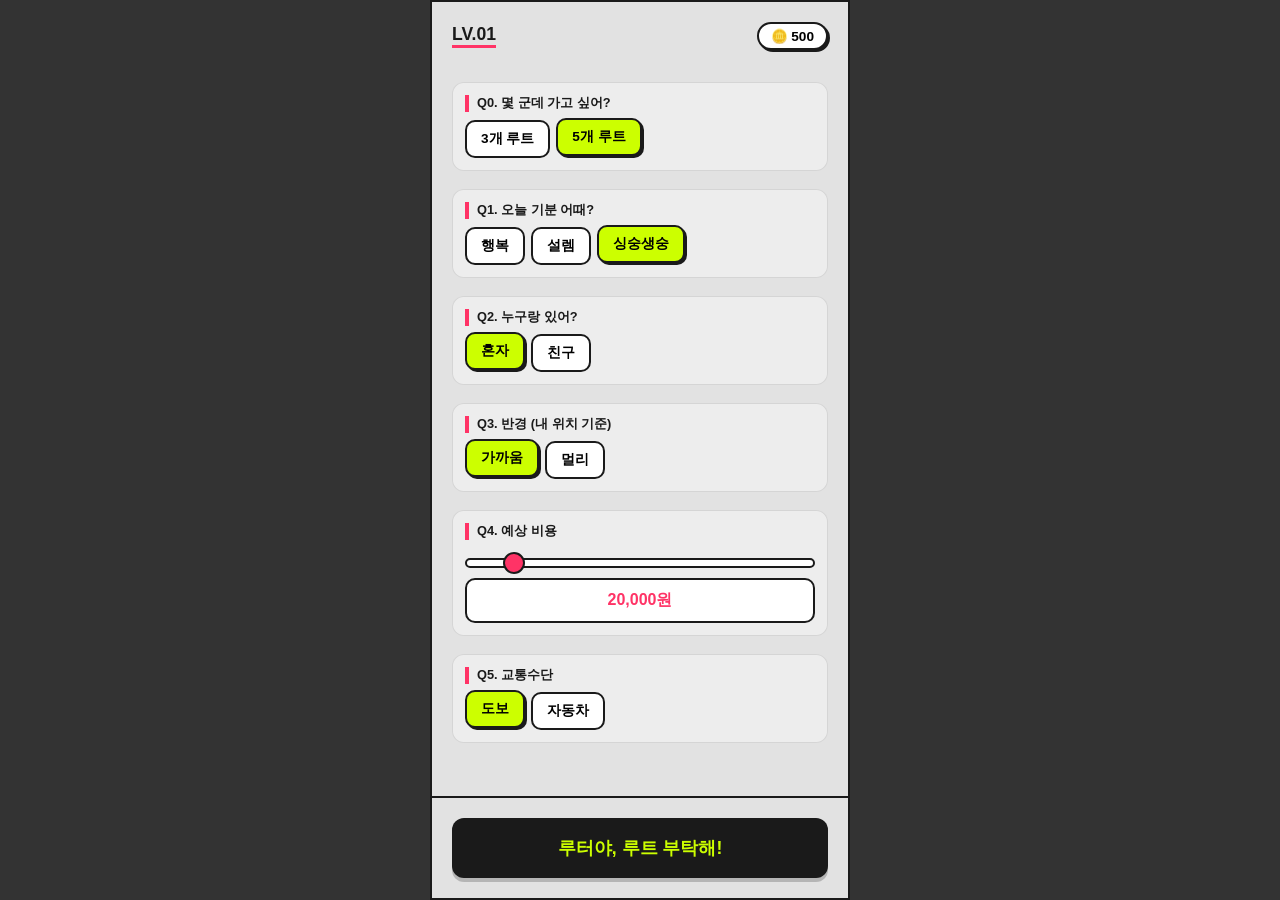
<file: 루트5/references/prototypes/legacy-html/gemini-code-1777355783753.html>
<!DOCTYPE html>
<html lang="ko">
<head>
    <meta charset="UTF-8">
    <meta name="viewport" content="width=device-width, initial-scale=1.0, maximum-scale=1.0, user-scalable=no">
    <title>ROOT - 루터</title>
    <style>
        :root {
            --bg-silver: #E2E2E2;
            --neon-pink: #FF3366;
            --acid-green: #CCFF00;
            --dark-void: #1A1A1A;
            --white: #FFFFFF;
            --gray-text: #666;
        }

        * { box-sizing: border-box; margin: 0; padding: 0; font-family: 'Pretendard', sans-serif; -webkit-tap-highlight-color: transparent; }
        body { background-color: #333; display: flex; justify-content: center; align-items: center; height: 100vh; overflow: hidden; }

        .app-container {
            width: 100%; max-width: 420px; height: 100vh;
            background-color: var(--bg-silver); position: relative;
            overflow: hidden; border: 2px solid var(--dark-void);
            display: flex; flex-direction: column;
        }

        /* 고정 상단 바 */
        .global-header {
            padding: 20px 20px 10px 20px;
            display: flex; justify-content: space-between; align-items: center;
            background: var(--bg-silver); z-index: 10;
        }
        .user-badge { font-weight: 900; font-size: 1.1rem; color: var(--dark-void); border-bottom: 3px solid var(--neon-pink); }
        .coin-box { background: var(--white); border: 2px solid var(--dark-void); padding: 4px 12px; border-radius: 20px; font-weight: 900; font-size: 0.85rem; box-shadow: 2px 2px 0px var(--dark-void); }

        .screen { position: absolute; top: 60px; left: 0; width: 100%; height: calc(100% - 60px); display: none; flex-direction: column; padding: 20px; }
        .screen.active { display: flex; }

        .scroll-section { overflow-y: auto; flex-grow: 1; padding-bottom: 150px; }

        /* 입력 그룹 */
        .input-group { margin-bottom: 18px; background: rgba(255,255,255,0.4); padding: 12px; border-radius: 12px; border: 1px solid rgba(0,0,0,0.1); }
        .input-label { font-size: 0.8rem; font-weight: 900; color: var(--dark-void); margin-bottom: 8px; display: block; border-left: 4px solid var(--neon-pink); padding-left: 8px; }
        .option-wrap { display: flex; gap: 6px; flex-wrap: wrap; }
        .opt-btn { background: var(--white); border: 2px solid var(--dark-void); padding: 8px 14px; border-radius: 10px; font-weight: 700; font-size: 0.85rem; cursor: pointer; }
        .opt-btn.active { background: var(--acid-green); transform: translateY(-2px); box-shadow: 2px 2px 0px var(--dark-void); }

        /* 비용 슬라이더 */
        .price-slider { width: 100%; height: 10px; background: white; border: 2px solid var(--dark-void); border-radius: 5px; outline: none; -webkit-appearance: none; margin: 10px 0; }
        .price-slider::-webkit-slider-thumb { -webkit-appearance: none; width: 22px; height: 22px; background: var(--neon-pink); border: 2px solid var(--dark-void); border-radius: 50%; cursor: pointer; }

        /* 카드 디자인 */
        .place-item { background: var(--white); border: 2px solid var(--dark-void); border-radius: 18px; padding: 15px; display: flex; flex-direction: column; gap: 8px; margin-bottom: 12px; position: relative; }
        .place-main { display: flex; align-items: center; gap: 10px; }
        .time-tag { background: var(--dark-void); color: white; font-size: 0.7rem; padding: 3px 8px; border-radius: 5px; font-weight: 800; }
        .place-name { font-weight: 900; font-size: 1rem; color: var(--dark-void); }
        
        .info-group { display: flex; gap: 5px; margin-top: 5px; }
        .info-btn { flex: 1; background: #f0f0f0; border: 1px solid var(--dark-void); padding: 6px; border-radius: 8px; font-size: 0.75rem; font-weight: 800; text-align: center; cursor: pointer; text-decoration: none; color: black; }

        /* 노선도 UI */
        .metro-line { width: 90%; height: 4px; background: var(--dark-void); display: flex; justify-content: space-between; align-items: center; margin: 30px auto 10px auto; position: relative; }
        .metro-station { width: 12px; height: 12px; background: var(--white); border: 3px solid var(--neon-pink); border-radius: 50%; position: relative; }
        .station-name { position: absolute; top: -22px; left: 50%; transform: translateX(-50%); font-size: 0.65rem; font-weight: 900; white-space: nowrap; }

        /* 체크리스트 */
        .check-box { width: 22px; height: 22px; border: 2px solid var(--dark-void); border-radius: 6px; flex-shrink: 0; background: white; }
        .done .place-name { text-decoration: line-through; opacity: 0.5; }
        .done .check-box { background: var(--acid-green); display: flex; align-items: center; justify-content: center; }
        .done .check-box::after { content: '✓'; font-weight: 900; }

        /* 하단 내비게이션 */
        .bottom-nav { position: absolute; bottom: 0; left: 0; width: 100%; padding: 20px; background: var(--bg-silver); border-top: 2px solid var(--dark-void); display: flex; flex-direction: column; gap: 10px; align-items: center; z-index: 10; }
        .main-btn { background: var(--dark-void); color: var(--acid-green); border: none; padding: 18px; width: 100%; border-radius: 12px; font-size: 1.1rem; font-weight: 900; cursor: pointer; box-shadow: 0 4px 0px rgba(0,0,0,0.2); }
        .pass-btn { background: none; border: none; text-decoration: underline; font-weight: 900; font-size: 0.9rem; color: var(--gray-text); cursor: pointer; }

        /* 레벨업 팝업 */
        .lv-popup { position: absolute; top: 50%; left: 50%; transform: translate(-50%, -50%) scale(0); background: var(--acid-green); border: 4px solid var(--dark-void); padding: 30px; border-radius: 30px; z-index: 1000; text-align: center; transition: 0.5s cubic-bezier(0.175, 0.885, 0.32, 1.275); }
        .lv-popup.active { transform: translate(-50%, -50%) scale(1); }
    </style>
</head>
<body>

    <div class="app-container">
        <div id="lv-up-card" class="lv-popup">
            <h1 style="font-size: 3rem;">🏅</h1>
            <h2 style="font-weight: 900; margin: 10px 0;">LEVEL UP!</h2>
            <p style="font-weight: 800;">성실한 루터군요!<br>경험치가 상승했습니다.</p>
            <button class="main-btn" style="margin-top:20px; padding:10px;" onclick="closeLvUp()">확인</button>
        </div>

        <div class="global-header">
            <div id="user-lv" class="user-badge">LV.01</div>
            <div class="coin-box" id="coin-display">🪙 500</div>
        </div>

        <div id="screen-home" class="screen active">
            <div class="scroll-section">
                <div class="input-group">
                    <span class="input-label">Q0. 몇 군데 가고 싶어?</span>
                    <div class="option-wrap">
                        <button class="opt-btn" onclick="setCount(3, this)">3개 루트</button>
                        <button class="opt-btn active" onclick="setCount(5, this)">5개 루트</button>
                    </div>
                </div>
                <div class="input-group">
                    <span class="input-label">Q1. 오늘 기분 어때?</span>
                    <div class="option-wrap">
                        <button class="opt-btn" onclick="setVal(this)">행복</button>
                        <button class="opt-btn" onclick="setVal(this)">설렘</button>
                        <button class="opt-btn active" onclick="setVal(this)">싱숭생숭</button>
                    </div>
                </div>
                <div class="input-group">
                    <span class="input-label">Q2. 누구랑 있어?</span>
                    <div class="option-wrap">
                        <button class="opt-btn active" onclick="setVal(this)">혼자</button>
                        <button class="opt-btn" onclick="setVal(this)">친구</button>
                    </div>
                </div>
                <div class="input-group">
                    <span class="input-label">Q3. 반경 (내 위치 기준)</span>
                    <div class="option-wrap">
                        <button class="opt-btn active" onclick="setVal(this)">가까움</button>
                        <button class="opt-btn" onclick="setVal(this)">멀리</button>
                    </div>
                </div>
                <div class="input-group">
                    <span class="input-label">Q4. 예상 비용</span>
                    <input type="range" class="price-slider" min="10000" max="100000" step="5000" value="20000" oninput="changePrice(this.value)">
                    <div id="price-txt" style="background:white; padding:10px; border-radius:10px; border:2px solid var(--dark-void); font-weight:900; color:var(--neon-pink); text-align:center;">
                        20,000원
                    </div>
                </div>
                <div class="input-group">
                    <span class="input-label">Q5. 교통수단</span>
                    <div class="option-wrap">
                        <button class="opt-btn active" onclick="setVal(this)">도보</button>
                        <button class="opt-btn" onclick="setVal(this)">자동차</button>
                    </div>
                </div>
            </div>
            <div class="bottom-nav"><button class="main-btn" onclick="startRoute()">루터야, 루트 부탁해!</button></div>
        </div>

        <div id="screen-result" class="screen">
            <div style="display:flex; flex-direction:column; align-items:center; margin-bottom:15px;">
                <div id="step-badge" style="background:var(--acid-green); padding:5px 18px; border-radius:20px; border:2px solid var(--dark-void); font-weight:900; margin-bottom:10px;">1 / 5</div>
                <h2 id="res-title" style="text-align:center; font-size:1rem; width:100%; background:white; padding:12px; border:2px solid var(--dark-void); border-radius:10px; font-weight:900;"></h2>
            </div>
            <div class="scroll-section">
                <div id="places-container"></div>
                <div class="metro-line" id="metro-ui"></div>
            </div>
            <div class="bottom-nav">
                <button class="pass-btn" onclick="nextCourse()">이 계획은 패스할래 ➔</button>
                <button class="main-btn" onclick="confirmRoute()">이 루트로 시작하기!</button>
                <button class="pass-btn" style="text-decoration:none;" onclick="showScreen('home')">처음으로 돌아가기</button>
            </div>
        </div>

        <div id="screen-myplan" class="screen">
            <div style="display:flex; justify-content:space-between; align-items:center; margin-bottom:15px;">
                <div style="font-weight:900; font-size:1.2rem;">MY PLAN ✅</div>
                <div id="progress-text" style="font-weight:900; color:var(--neon-pink);">0%</div>
            </div>
            <div class="scroll-section">
                <div id="my-plan-list"></div>
                <button class="opt-btn" style="width:100%; border-style:dashed; margin-top:15px;" onclick="showScreen('home')">+ 새로운 루트 만들기</button>
            </div>
            <div class="bottom-nav"><button class="main-btn" onclick="finishDay()">오늘 하루 마무리</button></div>
        </div>
    </div>

    <script>
        let currentIdx = 0;
        let selectedCount = 5;
        let myConfirmedPlan = [];
        let userLv = 1;
        let userCoin = 500;

        const allCourseSets = [
            { title: "약수 감성 아카이브", spots: ["릴리브", "하늘이네", "장충단공원", "리사르", "금돼지식당"], desc: "예술적 영감을 주는 코스" },
            { title: "성수 미디어 투어", spots: ["무신사테라스", "성수감자탕", "서울숲", "대림창고", "먼치스"], desc: "힙한 감성의 미디어 코스" },
            { title: "서촌 기록 투어", spots: ["그라운드시소", "영화루", "수성동계곡", "대충유원지", "계단집"], desc: "고즈넉한 골목 기록 코스" }
        ];

        function changePrice(v) {
            document.getElementById('price-txt').innerText = Number(v).toLocaleString() + "원";
        }

        function setVal(btn) {
            btn.parentElement.querySelectorAll('.opt-btn').forEach(b => b.classList.remove('active'));
            btn.classList.add('active');
        }

        function setCount(n, btn) {
            selectedCount = n;
            setVal(btn);
        }

        function showScreen(id) {
            document.querySelectorAll('.screen').forEach(s => s.classList.remove('active'));
            document.getElementById('screen-' + id).classList.add('active');
        }

        function startRoute() {
            showScreen('result');
            renderResult();
        }

        // 지도 및 리뷰 연결 함수
        function openMap(name) { window.open(`https://m.map.naver.com/search2/search.naver?query=${encodeURIComponent(name)}`, '_blank'); }
        function openReview(name) { window.open(`https://m.search.naver.com/search.naver?query=${encodeURIComponent(name + ' 리뷰')}`, '_blank'); }

        function renderResult() {
            const course = allCourseSets[currentIdx];
            const activeSpots = course.spots.slice(0, selectedCount);
            document.getElementById('res-title').innerText = course.title;
            document.getElementById('step-badge').innerText = `${currentIdx + 1} / 5`;
            
            let html = '';
            let metro = '';
            activeSpots.forEach((s, i) => {
                html += `
                <div class="place-item">
                    <div class="place-main">
                        <div class="time-tag">${12+i}:00</div>
                        <div class="place-name">${s}</div>
                    </div>
                    <div class="info-group">
                        <div class="info-btn" onclick="openMap('${s}')">📍 위치</div>
                        <div class="info-btn" onclick="openReview('${s}')">⭐ 리뷰</div>
                    </div>
                </div>`;
                metro += `<div class="metro-station"><div class="station-name">${s.slice(0,2)}</div></div>`;
            });
            document.getElementById('places-container').innerHTML = html;
            document.getElementById('metro-ui').innerHTML = metro;
        }

        function nextCourse() {
            currentIdx = (currentIdx + 1) % allCourseSets.length;
            renderResult();
        }

        function confirmRoute() {
            const course = allCourseSets[currentIdx];
            myConfirmedPlan = course.spots.slice(0, selectedCount).map(s => ({name: s, done: false}));
            renderMyPlan();
            showScreen('myplan');
        }

        function renderMyPlan() {
            let html = '';
            myConfirmedPlan.forEach((item, i) => {
                html += `
                <div class="place-item ${item.done ? 'done' : ''}" onclick="toggleDone(${i})" style="flex-direction:row; align-items:center; gap:15px; cursor:pointer;">
                    <div class="check-box"></div>
                    <div class="place-name" style="font-size:1.1rem;">${item.name}</div>
                </div>`;
            });
            document.getElementById('my-plan-list').innerHTML = html;
            updateProgress();
        }

        function toggleDone(i) {
            myConfirmedPlan[i].done = !myConfirmedPlan[i].done;
            renderMyPlan();
        }

        function updateProgress() {
            const doneCount = myConfirmedPlan.filter(p => p.done).length;
            const percent = myConfirmedPlan.length > 0 ? Math.round((doneCount / myConfirmedPlan.length) * 100) : 0;
            document.getElementById('progress-text').innerText = percent + "%";
        }

        function finishDay() {
            const isComplete = myConfirmedPlan.length > 0 && myConfirmedPlan.every(p => p.done);
            if (isComplete) {
                userLv++;
                userCoin += 200;
                // 상단 레벨 즉시 업데이트
                document.getElementById('user-lv').innerText = "LV." + String(userLv).padStart(2, '0');
                document.getElementById('coin-display').innerText = "🪙 " + userCoin;
                document.getElementById('lv-up-card').classList.add('active');
            } else {
                alert("아직 완료하지 않은 루트가 있습니다!");
            }
        }

        function closeLvUp() {
            document.getElementById('lv-up-card').classList.remove('active');
            showScreen('home');
        }
    </script>
</body>
</html>
</file>
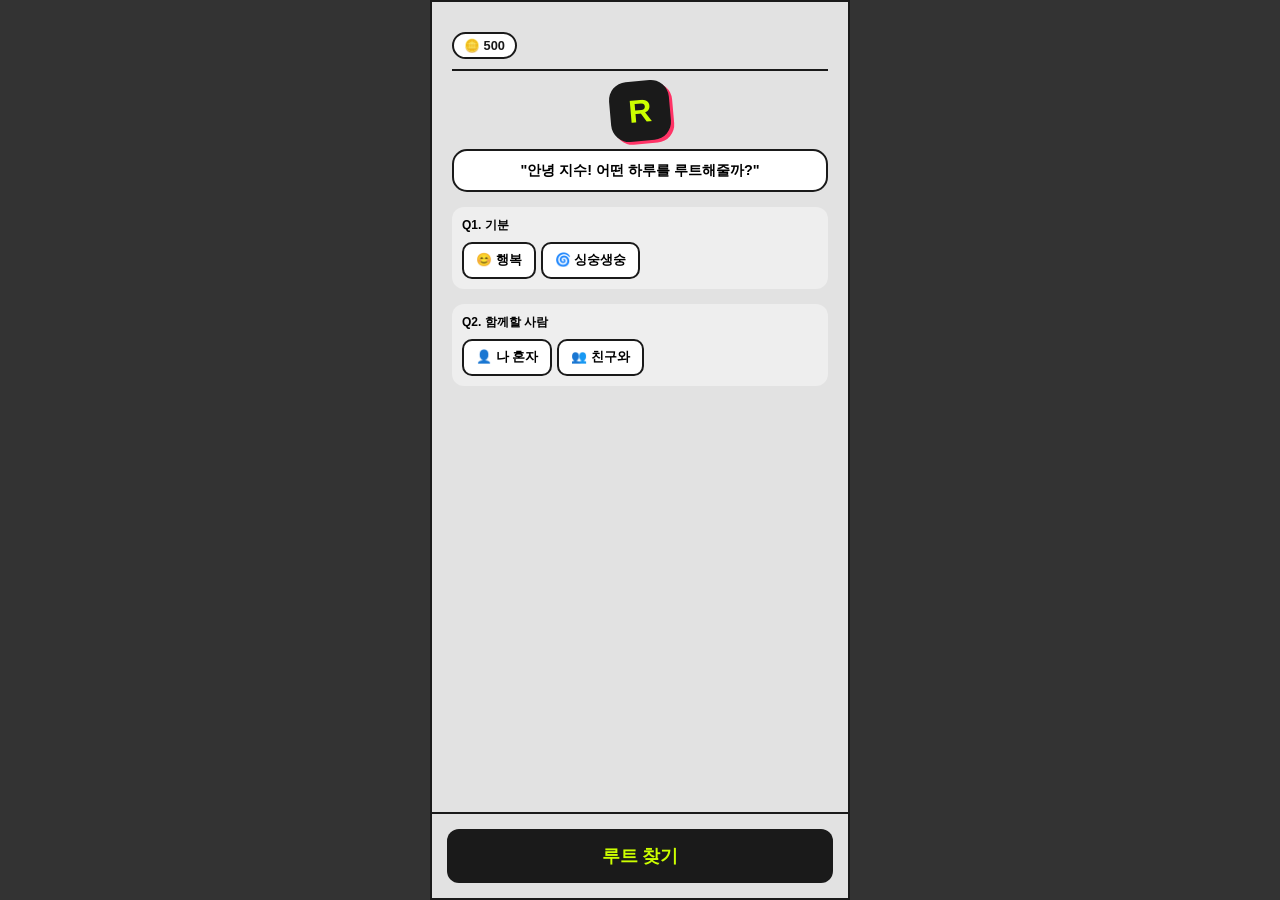
<file: 루트5/references/prototypes/legacy-html/gemini-code-1777356069985.html>
<!DOCTYPE html>
<html lang="ko">
<head>
    <meta charset="UTF-8">
    <meta name="viewport" content="width=device-width, initial-scale=1.0, maximum-scale=1.0, user-scalable=no">
    <title>ROOT - 루터</title>
    <style>
        :root {
            --bg-silver: #E2E2E2;
            --neon-pink: #FF3366;
            --acid-green: #CCFF00;
            --dark-void: #1A1A1A;
            --white: #FFFFFF;
            --gray-text: #666;
        }

        * { box-sizing: border-box; margin: 0; padding: 0; font-family: 'Pretendard', sans-serif; -webkit-tap-highlight-color: transparent; }
        body { background-color: #333; display: flex; justify-content: center; align-items: center; height: 100vh; overflow: hidden; }

        .app-container {
            width: 100%; max-width: 420px; height: 100vh;
            background-color: var(--bg-silver); position: relative;
            overflow: hidden; border: 2px solid var(--dark-void);
            display: flex; flex-direction: column;
        }

        .screen { position: absolute; top: 0; left: 0; width: 100%; height: 100%; display: none; flex-direction: column; padding: 20px; transition: 0.3s; }
        .screen.active { display: flex; }

        /* 상단 바 (코인 표시) */
        .top-bar { display: flex; justify-content: space-between; align-items: center; padding: 10px 0; border-bottom: 2px solid var(--dark-void); margin-bottom: 10px; }
        .coin-status { font-weight: 900; color: var(--dark-void); background: var(--white); padding: 4px 10px; border-radius: 20px; border: 2px solid var(--dark-void); font-size: 0.8rem; }

        /* 루터 캐릭터 */
        .luther-section { text-align: center; margin-bottom: 15px; flex-shrink: 0; }
        .luther-char {
            width: 60px; height: 60px; background: var(--dark-void); color: var(--acid-green);
            border-radius: 18px; display: inline-flex; justify-content: center; align-items: center;
            font-size: 2rem; font-weight: 900; transform: rotate(-5deg);
            box-shadow: 3px 3px 0px var(--neon-pink); margin-bottom: 8px;
        }
        .bubble { background: var(--white); border: 2px solid var(--dark-void); padding: 10px; border-radius: 15px; font-weight: 800; font-size: 0.9rem; }

        /* 스크롤 구역 */
        .scroll-area { overflow-y: auto; flex-grow: 1; padding-bottom: 80px; }

        /* 입력 폼 */
        .input-group { margin-bottom: 15px; background: rgba(255,255,255,0.4); padding: 10px; border-radius: 12px; }
        .input-label { font-size: 0.75rem; font-weight: 900; margin-bottom: 8px; display: block; }
        .option-wrap { display: flex; gap: 5px; flex-wrap: wrap; }
        .opt-btn { background: var(--white); border: 2px solid var(--dark-void); padding: 8px 12px; border-radius: 10px; font-weight: 700; font-size: 0.8rem; cursor: pointer; }
        .opt-btn.active { background: var(--acid-green); box-shadow: 2px 2px 0px var(--dark-void); }

        /* 결과/진행 화면 카드 */
        .course-title { font-size: 1.1rem; font-weight: 900; margin-bottom: 15px; text-align: center; background: var(--acid-green); padding: 10px; border: 2px solid var(--dark-void); border-radius: 10px; }
        .place-item {
            background: var(--white); border: 2px solid var(--dark-void);
            border-radius: 15px; padding: 15px; display: flex; flex-direction: column; gap: 5px;
            margin-bottom: 12px; position: relative; transition: 0.3s;
        }
        .place-item.checked { opacity: 0.5; background: #ddd; text-decoration: line-through; }

        .item-row { display: flex; align-items: center; gap: 10px; }
        .time-tag { background: var(--dark-void); color: white; font-size: 0.65rem; padding: 3px 6px; border-radius: 4px; font-weight: 800; }
        .place-name { font-weight: 900; font-size: 0.95rem; }

        /* 히든 스페이스 버튼 */
        .hidden-space-btn {
            position: absolute; right: 10px; top: 10px;
            background: var(--neon-pink); color: white; border: none;
            padding: 4px 8px; border-radius: 8px; font-size: 0.65rem; font-weight: 900;
            cursor: pointer; box-shadow: 2px 2px 0px var(--dark-void);
        }

        /* 하단 네비 */
        .bottom-nav { position: absolute; bottom: 0; left: 0; width: 100%; padding: 15px; background: var(--bg-silver); border-top: 2px solid var(--dark-void); }
        .main-btn { background: var(--dark-void); color: var(--acid-green); border: none; padding: 15px; width: 100%; border-radius: 12px; font-size: 1.1rem; font-weight: 900; cursor: pointer; }

        /* 체크박스 스타일 */
        .chk-box { width: 20px; height: 20px; cursor: pointer; accent-color: var(--dark-void); }

        /* 진행도 표시 */
        .progress-bar { width: 100%; height: 10px; background: #ccc; border-radius: 5px; margin-top: 5px; overflow: hidden; }
        .progress-fill { height: 100%; background: var(--neon-pink); width: 0%; transition: 0.5s; }
    </style>
</head>
<body>

    <div class="app-container">
        <div id="screen-home" class="screen active">
            <div class="top-bar">
                <div class="coin-status">🪙 <span id="user-coin">500</span></div>
            </div>
            <div class="luther-section">
                <div class="luther-char">R</div>
                <div class="bubble">"안녕 지수! 어떤 하루를 루트해줄까?"</div>
            </div>
            <div class="scroll-area">
                <div class="input-group">
                    <span class="input-label">Q1. 기분</span>
                    <div class="option-wrap">
                        <button class="opt-btn" onclick="setVal(this, 'mood', '행복')">😊 행복</button>
                        <button class="opt-btn" onclick="setVal(this, 'mood', '싱숭생숭')">🌀 싱숭생숭</button>
                    </div>
                </div>
                <div class="input-group">
                    <span class="input-label">Q2. 함께할 사람</span>
                    <div class="option-wrap">
                        <button class="opt-btn" onclick="setVal(this, 'who', '나 혼자')">👤 나 혼자</button>
                        <button class="opt-btn" onclick="setVal(this, 'who', '친구와')">👥 친구와</button>
                    </div>
                </div>
            </div>
            <div class="bottom-nav">
                <button class="main-btn" onclick="startSearch()">루트 찾기</button>
            </div>
        </div>

        <div id="screen-result" class="screen">
            <div class="top-bar">
                <div class="coin-status">🪙 <span class="coin-val">500</span></div>
                <div style="font-weight:900; font-size:0.8rem;" id="step-info">1 / 5</div>
            </div>
            <div id="res-title" class="course-title"></div>
            <div id="result-list" class="scroll-area"></div>
            <div class="bottom-nav" style="display:flex; gap:10px;">
                <button class="main-btn" style="flex:1; background:#666;" onclick="nextCourse()">패스</button>
                <button class="main-btn" style="flex:2;" onclick="selectThisCourse()">이 루트로 시작!</button>
            </div>
        </div>

        <div id="screen-doing" class="screen">
            <div class="top-bar">
                <div class="coin-status">🪙 <span class="coin-val">500</span></div>
                <div style="font-weight:900; font-size:0.8rem; color:var(--neon-pink)">LIVE 진행중</div>
            </div>
            <div id="doing-title" class="course-title" style="background:var(--dark-void); color:white;"></div>
            <div class="progress-bar"><div id="p-fill" class="progress-fill"></div></div>
            <div id="doing-list" class="scroll-area" style="margin-top:15px;"></div>
            <div class="bottom-nav">
                <button class="main-btn" style="background:var(--neon-pink); color:white;" onclick="location.reload()">오늘의 루트 완료!</button>
            </div>
        </div>
    </div>

    <script>
        let userCoin = 500;
        let config = { mood: '', who: '' };
        let currentIdx = 0;
        let selectedCourse = null;

        const allCourseSets = [
            {
                title: "1 ROOT: 약수 감성 산책",
                items: [
                    { time: "12:00", name: "약수동 갤러리", detail: "MZ 작가 전시", loc: "중구 다산로" },
                    { time: "14:00", name: "금돼지식당", detail: "로컬 맛집 점심", loc: "신당동" },
                    { time: "15:30", name: "장충단공원", detail: "가벼운 산책", loc: "장충동" },
                    { time: "17:00", name: "커피바", detail: "필터 커피 한 잔", loc: "약수역 인근" },
                    { time: "19:00", name: "독립서점", detail: "기록 남기기", loc: "청구동" }
                ]
            },
            {
                title: "2 ROOT: 성수 힙 투어",
                items: [
                    { time: "11:00", name: "포인트오브뷰", detail: "문구 쇼핑", loc: "성수동" },
                    { time: "13:00", name: "우동 가조쿠", detail: "깔끔한 면 요리", loc: "성수역" },
                    { time: "15:00", name: "서울숲", detail: "피크닉 & 사색", loc: "서울숲" },
                    { time: "17:00", name: "대림창고", detail: "거대 전시 카페", loc: "성수동2가" },
                    { time: "19:00", name: "심야식당", detail: "혼술하기 좋은 곳", loc: "건대 입구" }
                ]
            }
            // ... 나머지 데이터 동일 구성
        ];

        function setVal(btn, key, val) {
            btn.parentElement.querySelectorAll('.opt-btn').forEach(b => b.classList.remove('active'));
            btn.classList.add('active');
            config[key] = val;
        }

        function updateCoinDisplay() {
            document.querySelectorAll('.coin-val').forEach(el => el.innerText = userCoin);
            document.getElementById('user-coin').innerText = userCoin;
        }

        function startSearch() {
            document.getElementById('screen-home').classList.remove('active');
            document.getElementById('screen-result').classList.add('active');
            renderResult();
        }

        function renderResult() {
            const course = allCourseSets[currentIdx];
            document.getElementById('res-title').innerText = course.title;
            document.getElementById('step-info').innerText = `${currentIdx + 1} / 5`;
            let html = '';
            course.items.forEach(item => {
                html += `<div class="place-item">
                    <div class="item-row"><span class="time-tag">${item.time}</span><span class="place-name">${item.name}</span></div>
                    <div style="font-size:0.75rem; color:var(--gray-text);">${item.detail} | 📍 ${item.loc}</div>
                </div>`;
            });
            document.getElementById('result-list').innerHTML = html;
        }

        function nextCourse() {
            currentIdx = (currentIdx + 1) % allCourseSets.length;
            renderResult();
        }

        function selectThisCourse() {
            selectedCourse = JSON.parse(JSON.stringify(allCourseSets[currentIdx])); // 복사
            document.getElementById('screen-result').classList.remove('active');
            document.getElementById('screen-doing').classList.add('active');
            document.getElementById('doing-title').innerText = selectedCourse.title;
            renderDoing();
        }

        function renderDoing() {
            let html = '';
            selectedCourse.items.forEach((item, i) => {
                const isChecked = item.checked ? 'checked' : '';
                html += `<div class="place-item ${isChecked}">
                    <button class="hidden-space-btn" onclick="changePlace(${i})">🔄 히든 스페이스 (-100)</button>
                    <div class="item-row">
                        <input type="checkbox" class="chk-box" ${item.checked ? 'checked' : ''} onchange="toggleCheck(${i})">
                        <span class="time-tag">${item.time}</span>
                        <span class="place-name">${item.name}</span>
                    </div>
                    <div style="font-size:0.75rem; color:var(--gray-text);">${item.detail} | 📍 ${item.loc}</div>
                </div>`;
            });
            document.getElementById('doing-list').innerHTML = html;
            updateProgress();
        }

        function toggleCheck(idx) {
            selectedCourse.items[idx].checked = !selectedCourse.items[idx].checked;
            renderDoing();
        }

        function updateProgress() {
            const total = selectedCourse.items.length;
            const done = selectedCourse.items.filter(item => item.checked).length;
            document.getElementById('p-fill').style.width = (done / total * 100) + '%';
        }

        function changePlace(idx) {
            if (userCoin < 100) {
                alert("코인이 부족합니다!");
                return;
            }
            if (confirm("100코인을 사용하여 이 장소를 변경하시겠습니까?")) {
                userCoin -= 100;
                updateCoinDisplay();
                // 임의의 새 장소로 변경 (예시 데이터)
                const newPlaces = [
                    { name: "비밀의 숲 카페", detail: "새로운 영감 장소", loc: "비공개 위치" },
                    { name: "히든 갤러리", detail: "예상치 못한 발견", loc: "골목 어딘가" },
                    { name: "나만 아는 맛집", detail: "히든 메뉴 추천", loc: "비밀 위치" }
                ];
                const rand = newPlaces[Math.floor(Math.random() * newPlaces.length)];
                selectedCourse.items[idx].name = "🎁 " + rand.name;
                selectedCourse.items[idx].detail = rand.detail;
                selectedCourse.items[idx].loc = rand.loc;
                renderDoing();
            }
        }
    </script>
</body>
</html>
</file>
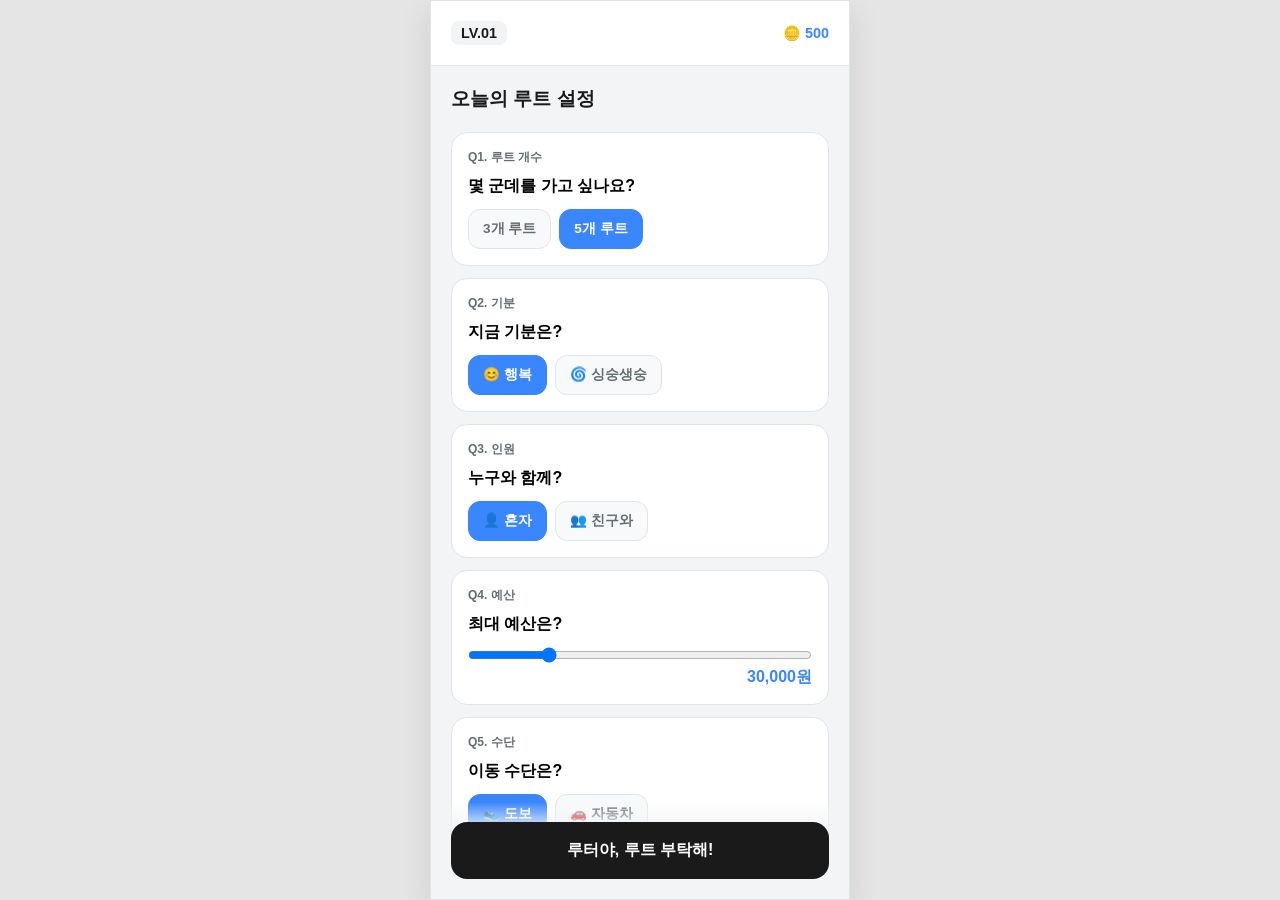
<file: 루트5/references/prototypes/legacy-html/gemini-code-1777357336223.html>
<!DOCTYPE html>
<html lang="ko">
<head>
    <meta charset="UTF-8">
    <meta name="viewport" content="width=device-width, initial-scale=1.0, maximum-scale=1.0, user-scalable=no">
    <title>ROOT - 루터</title>
    <style>
        :root {
            --bg-silver: #F2F4F6;
            --primary-blue: #3A86FF;
            --dark-void: #1A1A1A;
            --white: #FFFFFF;
            --gray-text: #636E72;
            --border: #DFE6E9;
        }

        * { box-sizing: border-box; margin: 0; padding: 0; font-family: 'Pretendard', sans-serif; -webkit-tap-highlight-color: transparent; }
        body { background-color: #E5E5E5; display: flex; justify-content: center; align-items: center; height: 100vh; overflow: hidden; }

        .app-container {
            width: 100%; max-width: 420px; height: 100vh;
            background-color: var(--bg-silver); position: relative;
            overflow: hidden; border: 1px solid var(--border);
            display: flex; flex-direction: column; box-shadow: 0 10px 30px rgba(0,0,0,0.1);
        }

        /* 고정 상단 바 */
        .global-header {
            padding: 20px; display: flex; justify-content: space-between; align-items: center;
            background: var(--white); border-bottom: 1px solid var(--border); z-index: 10;
        }
        .user-badge { font-weight: 800; font-size: 0.9rem; color: var(--dark-void); background: #F1F3F5; padding: 4px 10px; border-radius: 8px; }
        .coin-box { font-weight: 800; font-size: 0.9rem; color: var(--primary-blue); }

        .screen { position: absolute; top: 65px; left: 0; width: 100%; height: calc(100% - 65px); display: none; flex-direction: column; padding: 20px; }
        .screen.active { display: flex; }

        .scroll-section { overflow-y: auto; flex-grow: 1; padding-bottom: 120px; }
        .section-title { font-size: 1.2rem; font-weight: 800; margin-bottom: 20px; color: var(--dark-void); }

        /* 질문 카드 */
        .input-card { background: var(--white); padding: 16px; border-radius: 16px; margin-bottom: 12px; border: 1px solid var(--border); }
        .input-label { font-size: 0.75rem; font-weight: 800; color: var(--gray-text); margin-bottom: 10px; display: block; }
        .q-text { font-size: 1rem; font-weight: 700; margin-bottom: 12px; display: block; }
        
        .option-wrap { display: flex; gap: 8px; flex-wrap: wrap; }
        .opt-btn { background: #F8F9FA; border: 1px solid var(--border); padding: 10px 14px; border-radius: 12px; font-weight: 600; font-size: 0.85rem; cursor: pointer; color: var(--gray-text); transition: 0.2s; }
        .opt-btn.active { background: var(--primary-blue); color: white; border-color: var(--primary-blue); }

        /* 장소 카드 */
        .place-item { background: var(--white); border-radius: 18px; padding: 18px; margin-bottom: 12px; border: 1px solid var(--border); }
        .place-header { display: flex; align-items: center; gap: 10px; margin-bottom: 12px; }
        .time-tag { background: var(--dark-void); color: white; font-size: 0.7rem; padding: 3px 8px; border-radius: 6px; font-weight: 700; }
        .place-name { font-weight: 800; font-size: 1.05rem; color: var(--dark-void); }
        
        .info-btn-group { display: flex; gap: 8px; }
        .info-btn { flex: 1; background: #F8F9FA; border: 1px solid var(--border); padding: 10px; border-radius: 10px; font-size: 0.8rem; font-weight: 700; text-align: center; cursor: pointer; color: var(--dark-void); }

        /* 노선도 UI */
        .metro-line { width: 90%; height: 3px; background: var(--dark-void); display: flex; justify-content: space-between; align-items: center; margin: 40px auto 20px auto; position: relative; }
        .metro-station { width: 12px; height: 12px; background: white; border: 3px solid var(--primary-blue); border-radius: 50%; position: relative; }
        .station-name { position: absolute; top: -25px; left: 50%; transform: translateX(-50%); font-size: 0.7rem; font-weight: 800; white-space: nowrap; color: var(--dark-void); }

        /* 체크리스트 */
        .check-box { width: 22px; height: 22px; border: 2px solid var(--border); border-radius: 50%; flex-shrink: 0; background: white; transition: 0.2s; }
        .done .check-box { background: var(--primary-blue); border-color: var(--primary-blue); position: relative; }
        .done .check-box::after { content: '✓'; color: white; font-size: 14px; font-weight: 900; position: absolute; left: 50%; top: 50%; transform: translate(-50%, -50%); }
        .done .place-name { text-decoration: line-through; color: var(--gray-text); }

        .bottom-nav { position: absolute; bottom: 0; left: 0; width: 100%; padding: 20px; background: linear-gradient(transparent, var(--bg-silver) 30%); z-index: 10; }
        .main-btn { background: var(--dark-void); color: white; border: none; padding: 18px; width: 100%; border-radius: 16px; font-size: 1rem; font-weight: 800; cursor: pointer; }

        /* 레벨업 팝업 */
        .lv-popup { position: absolute; top: 0; left: 0; width: 100%; height: 100%; background: rgba(0,0,0,0.8); z-index: 1000; display: none; justify-content: center; align-items: center; }
        .lv-popup.active { display: flex; }
        .lv-card { background: var(--white); width: 80%; padding: 40px 20px; border-radius: 30px; text-align: center; border: 4px solid var(--primary-blue); }
    </style>
</head>
<body>

    <div class="app-container">
        <div id="lv-popup" class="lv-popup">
            <div class="lv-card">
                <h1 style="font-size: 3rem; margin-bottom: 10px;">🏅</h1>
                <h2 style="font-weight: 900; color: var(--dark-void); margin-bottom: 10px;">LEVEL UP!</h2>
                <p style="font-weight: 600; color: var(--gray-text); line-height: 1.5;">성실한 루터군요!<br>경험치가 상승했습니다.</p>
                <button class="main-btn" style="margin-top:25px; padding: 12px;" onclick="closeLvUp()">확인</button>
            </div>
        </div>

        <header class="global-header">
            <div id="user-lv" class="user-badge">LV.01</div>
            <div class="coin-box" id="coin-display">🪙 500</div>
        </header>

        <div id="screen-home" class="screen active">
            <h2 class="section-title">오늘의 루트 설정</h2>
            <div class="scroll-section">
                <div class="input-card">
                    <span class="input-label">Q1. 루트 개수</span><span class="q-text">몇 군데를 가고 싶나요?</span>
                    <div class="option-wrap">
                        <button class="opt-btn" onclick="setRouteCount(3, this)">3개 루트</button>
                        <button class="opt-btn active" onclick="setRouteCount(5, this)">5개 루트</button>
                    </div>
                </div>
                <div class="input-card">
                    <span class="input-label">Q2. 기분</span><span class="q-text">지금 기분은?</span>
                    <div class="option-wrap">
                        <button class="opt-btn active" onclick="setVal(this)">😊 행복</button>
                        <button class="opt-btn" onclick="setVal(this)">🌀 싱숭생숭</button>
                    </div>
                </div>
                <div class="input-card">
                    <span class="input-label">Q3. 인원</span><span class="q-text">누구와 함께?</span>
                    <div class="option-wrap">
                        <button class="opt-btn active" onclick="setVal(this)">👤 혼자</button>
                        <button class="opt-btn" onclick="setVal(this)">👥 친구와</button>
                    </div>
                </div>
                <div class="input-card">
                    <span class="input-label">Q4. 예산</span><span class="q-text">최대 예산은?</span>
                    <input type="range" class="price-slider" style="width:100%" min="10000" max="100000" step="5000" value="30000" oninput="document.getElementById('price-txt').innerText = Number(this.value).toLocaleString()+'원'">
                    <div id="price-txt" style="font-weight:800; color:var(--primary-blue); text-align:right;">30,000원</div>
                </div>
                <div class="input-card">
                    <span class="input-label">Q5. 수단</span><span class="q-text">이동 수단은?</span>
                    <div class="option-wrap">
                        <button class="opt-btn active" onclick="setVal(this)">👟 도보</button>
                        <button class="opt-btn" onclick="setVal(this)">🚗 자동차</button>
                    </div>
                </div>
            </div>
            <div class="bottom-nav"><button class="main-btn" onclick="showScreen('result')">루터야, 루트 부탁해!</button></div>
        </div>

        <div id="screen-result" class="screen">
            <h2 class="section-title">추천 루트</h2>
            <div class="scroll-section">
                <div id="places-container"></div>
                <div class="metro-line" id="metro-ui"></div>
            </div>
            <div class="bottom-nav">
                <button class="main-btn" onclick="confirmRoute()">이 루트로 시작하기!</button>
            </div>
        </div>

        <div id="screen-myplan" class="screen">
            <div style="display:flex; justify-content:space-between; align-items:center; margin-bottom:20px;">
                <h2 class="section-title" style="margin:0;">오늘의 진행도</h2>
                <div id="progress-text" style="font-weight:900; color:var(--primary-blue);">0%</div>
            </div>
            <div class="scroll-section" id="my-plan-list"></div>
            <div class="bottom-nav"><button class="main-btn" onclick="finishDay()">오늘 하루 마무리</button></div>
        </div>
    </div>

    <script>
        const allSpots = ["릴리브", "하늘이네", "장충단공원", "리사르", "금돼지식당"];
        let currentSpots = allSpots.slice(0, 5);
        let myPlan = [];
        let userLv = 1;
        let userCoin = 500;

        function setRouteCount(count, btn) {
            setVal(btn);
            currentSpots = allSpots.slice(0, count);
        }

        function setVal(btn) {
            btn.parentElement.querySelectorAll('.opt-btn').forEach(b => b.classList.remove('active'));
            btn.classList.add('active');
        }

        function showScreen(id) {
            document.querySelectorAll('.screen').forEach(s => s.classList.remove('active'));
            document.getElementById('screen-' + id).classList.add('active');
            if(id === 'result') renderResult();
        }

        function renderResult() {
            let html = ''; let metro = '';
            currentSpots.forEach((s, i) => {
                html += `<div class="place-item">
                    <div class="place-header"><div class="time-tag">${12+i}:00</div><div class="place-name">${s}</div></div>
                    <div class="info-btn-group">
                        <div class="info-btn" onclick="window.open('https://m.map.naver.com/search2/search.naver?query=${s}')">📍 위치</div>
                        <div class="info-btn" onclick="window.open('https://m.search.naver.com/search.naver?query=${s}+리뷰')">⭐ 리뷰</div>
                    </div>
                </div>`;
                metro += `<div class="metro-station"><span class="station-name">${s.slice(0,2)}</span></div>`;
            });
            document.getElementById('places-container').innerHTML = html;
            document.getElementById('metro-ui').innerHTML = metro;
        }

        function confirmRoute() {
            myPlan = currentSpots.map(s => ({name: s, done: false}));
            renderMyPlan();
            showScreen('myplan');
        }

        function renderMyPlan() {
            let html = '';
            myPlan.forEach((item, i) => {
                html += `<div class="place-item ${item.done ? 'done' : ''}" onclick="toggleDone(${i})" style="display:flex; flex-direction:row; align-items:center; gap:15px; cursor:pointer;">
                    <div class="check-box"></div><div class="place-name">${item.name}</div>
                </div>`;
            });
            document.getElementById('my-plan-list').innerHTML = html;
            const percent = Math.round((myPlan.filter(p => p.done).length / myPlan.length) * 100);
            document.getElementById('progress-text').innerText = percent + "%";
        }

        function toggleDone(i) {
            myPlan[i].done = !myPlan[i].done;
            renderMyPlan();
        }

        function finishDay() {
            if (myPlan.every(p => p.done)) {
                // 레벨업 수치 즉시 반영
                userLv++;
                userCoin += 200;
                document.getElementById('user-lv').innerText = "LV." + String(userLv).padStart(2, '0');
                document.getElementById('coin-display').innerText = "🪙 " + userCoin;
                // 팝업 표시
                document.getElementById('lv-popup').classList.add('active');
            } else {
                alert("아직 완료하지 않은 장소가 있습니다!");
            }
        }

        function closeLvUp() {
            document.getElementById('lv-popup').classList.remove('active');
            showScreen('home');
        }
    </script>
</body>
</html>
</file>
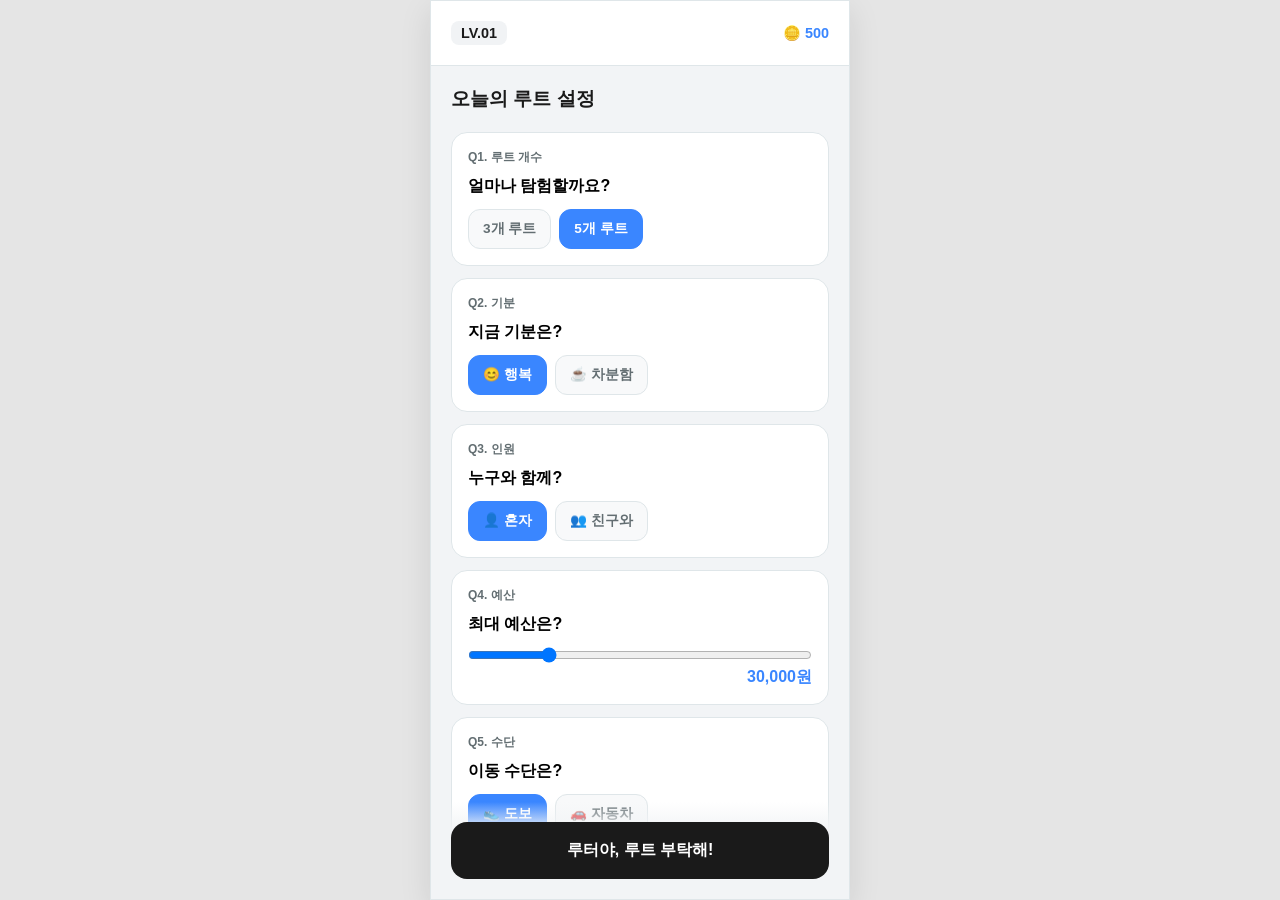
<file: 루트5/references/prototypes/legacy-html/gemini-code-1777357910623.html>
<!DOCTYPE html>
<html lang="ko">
<head>
    <meta charset="UTF-8">
    <meta name="viewport" content="width=device-width, initial-scale=1.0, maximum-scale=1.0, user-scalable=no">
    <title>ROOT - 루터 마스터 에디션</title>
    <style>
        :root {
            --bg-silver: #F2F4F6;
            --primary-blue: #3A86FF;
            --dark-void: #1A1A1A;
            --white: #FFFFFF;
            --gray-text: #636E72;
            --border: #DFE6E9;
            --gold: #FFD700;
        }

        * { box-sizing: border-box; margin: 0; padding: 0; font-family: 'Pretendard', sans-serif; -webkit-tap-highlight-color: transparent; }
        body { background-color: #E5E5E5; display: flex; justify-content: center; align-items: center; height: 100vh; overflow: hidden; }

        .app-container {
            width: 100%; max-width: 420px; height: 100vh;
            background-color: var(--bg-silver); position: relative;
            overflow: hidden; border: 1px solid var(--border);
            display: flex; flex-direction: column; box-shadow: 0 10px 30px rgba(0,0,0,0.1);
        }

        /* 상단 바 */
        .global-header {
            padding: 20px; display: flex; justify-content: space-between; align-items: center;
            background: var(--white); border-bottom: 1px solid var(--border); z-index: 10;
        }
        .user-badge { font-weight: 800; font-size: 0.9rem; color: var(--dark-void); background: #F1F3F5; padding: 4px 10px; border-radius: 8px; }
        .coin-box { font-weight: 800; font-size: 0.9rem; color: var(--primary-blue); }

        .screen { position: absolute; top: 65px; left: 0; width: 100%; height: calc(100% - 65px); display: none; flex-direction: column; padding: 20px; }
        .screen.active { display: flex; }

        .scroll-section { overflow-y: auto; flex-grow: 1; padding-bottom: 120px; }
        .section-title { font-size: 1.2rem; font-weight: 800; margin-bottom: 20px; color: var(--dark-void); }

        /* 탭 UI */
        .tab-group { display: flex; background: #E9ECEF; border-radius: 14px; padding: 4px; margin-bottom: 20px; }
        .tab-btn { flex: 1; border: none; padding: 10px; border-radius: 10px; font-weight: 800; cursor: pointer; background: none; color: var(--gray-text); transition: 0.2s; }
        .tab-btn.active { background: var(--white); color: var(--dark-void); box-shadow: 0 2px 5px rgba(0,0,0,0.05); }

        /* 질문 카드 */
        .input-card { background: var(--white); padding: 16px; border-radius: 16px; margin-bottom: 12px; border: 1px solid var(--border); }
        .input-label { font-size: 0.75rem; font-weight: 800; color: var(--gray-text); margin-bottom: 10px; display: block; }
        .q-text { font-size: 1rem; font-weight: 700; margin-bottom: 12px; display: block; }
        
        .option-wrap { display: flex; gap: 8px; flex-wrap: wrap; }
        .opt-btn { background: #F8F9FA; border: 1px solid var(--border); padding: 10px 14px; border-radius: 12px; font-weight: 600; font-size: 0.85rem; cursor: pointer; color: var(--gray-text); }
        .opt-btn.active { background: var(--primary-blue); color: white; border-color: var(--primary-blue); }

        /* 장소 카드 */
        .place-item { background: var(--white); border-radius: 18px; padding: 18px; margin-bottom: 12px; border: 1px solid var(--border); position: relative; }
        .place-header { display: flex; align-items: center; gap: 10px; margin-bottom: 12px; }
        .time-tag { background: var(--dark-void); color: white; font-size: 0.7rem; padding: 3px 8px; border-radius: 6px; font-weight: 700; }
        .place-name { font-weight: 800; font-size: 1.05rem; color: var(--dark-void); }
        
        .info-btn-group { display: flex; gap: 8px; }
        .info-btn { flex: 1; background: #F8F9FA; border: 1px solid var(--border); padding: 10px; border-radius: 10px; font-size: 0.8rem; font-weight: 700; text-align: center; cursor: pointer; color: var(--dark-void); }

        /* 마스터 꿀팁 영역 */
        .master-tip { background: #FFF9DB; border: 2px dashed #FAB005; padding: 15px; border-radius: 16px; margin-top: 10px; display: none; }
        .master-tip-title { font-size: 0.75rem; font-weight: 900; color: #F59F00; margin-bottom: 5px; }

        /* 노선도 UI */
        .metro-line { width: 90%; height: 3px; background: var(--dark-void); display: flex; justify-content: space-between; align-items: center; margin: 40px auto 20px auto; position: relative; }
        .metro-station { width: 12px; height: 12px; background: white; border: 3px solid var(--primary-blue); border-radius: 50%; position: relative; }
        .station-name { position: absolute; top: -25px; left: 50%; transform: translateX(-50%); font-size: 0.7rem; font-weight: 800; white-space: nowrap; color: var(--dark-void); }

        /* 체크리스트 */
        .check-box { width: 22px; height: 22px; border: 2px solid var(--border); border-radius: 50%; flex-shrink: 0; background: white; }
        .done .check-box { background: var(--primary-blue); border-color: var(--primary-blue); position: relative; }
        .done .check-box::after { content: '✓'; color: white; font-size: 14px; font-weight: 900; position: absolute; left: 50%; top: 50%; transform: translate(-50%, -50%); }
        .done .place-name { text-decoration: line-through; color: var(--gray-text); }

        /* 하단 버튼 */
        .bottom-nav { position: absolute; bottom: 0; left: 0; width: 100%; padding: 20px; background: linear-gradient(transparent, var(--bg-silver) 30%); z-index: 10; }
        .main-btn { background: var(--dark-void); color: white; border: none; padding: 18px; width: 100%; border-radius: 16px; font-size: 1rem; font-weight: 800; cursor: pointer; }

        /* 팝업 */
        .lv-popup { position: absolute; top: 0; left: 0; width: 100%; height: 100%; background: rgba(0,0,0,0.85); z-index: 1000; display: none; justify-content: center; align-items: center; }
        .lv-popup.active { display: flex; }
        .lv-card { background: var(--white); width: 85%; padding: 30px 20px; border-radius: 30px; text-align: center; border: 4px solid var(--primary-blue); }
    </style>
</head>
<body>

    <div class="app-container">
        <div id="lv-popup" class="lv-popup">
            <div class="lv-card">
                <h1 style="font-size: 3rem; margin-bottom: 10px;">🏆</h1>
                <h2 id="popup-title" style="font-weight: 900; color: var(--dark-void); margin-bottom: 10px;">LEVEL UP!</h2>
                <p id="popup-desc" style="font-weight: 600; color: var(--gray-text); line-height: 1.5; margin-bottom: 25px;">
                    축하합니다! 루팅 능력이 상승했습니다.<br>
                    <span style="color:var(--primary-blue)">+200코인 획득</span>
                </p>
                <button class="main-btn" style="background:var(--primary-blue); margin-bottom:10px;" onclick="registerSignature()">⭐ 이 루트 시그니처 등록</button>
                <button class="main-btn" style="background:#F1F3F5; color:var(--gray-text);" onclick="closeLvUp()">그냥 닫기</button>
            </div>
        </div>

        <header class="global-header">
            <div id="user-lv" class="user-badge">LV.01</div>
            <div class="coin-box" id="coin-display">🪙 500</div>
        </header>

        <div id="screen-home" class="screen active">
            <h2 class="section-title">오늘의 루트 설정</h2>
            <div class="scroll-section">
                <div class="input-card">
                    <span class="input-label">Q1. 루트 개수</span><span class="q-text">얼마나 탐험할까요?</span>
                    <div class="option-wrap">
                        <button class="opt-btn" onclick="setRouteCount(3, this)">3개 루트</button>
                        <button class="opt-btn active" onclick="setRouteCount(5, this)">5개 루트</button>
                    </div>
                </div>
                <div class="input-card">
                    <span class="input-label">Q2. 기분</span><span class="q-text">지금 기분은?</span>
                    <div class="option-wrap">
                        <button class="opt-btn active" onclick="setVal(this)">😊 행복</button>
                        <button class="opt-btn" onclick="setVal(this)">☕️ 차분함</button>
                    </div>
                </div>
                <div class="input-card">
                    <span class="input-label">Q3. 인원</span><span class="q-text">누구와 함께?</span>
                    <div class="option-wrap"><button class="opt-btn active">👤 혼자</button><button class="opt-btn">👥 친구와</button></div>
                </div>
                <div class="input-card">
                    <span class="input-label">Q4. 예산</span><span class="q-text">최대 예산은?</span>
                    <input type="range" class="price-slider" style="width:100%" min="10000" max="100000" step="5000" value="30000" oninput="document.getElementById('price-txt').innerText = Number(this.value).toLocaleString()+'원'">
                    <div id="price-txt" style="font-weight:800; color:var(--primary-blue); text-align:right;">30,000원</div>
                </div>
                <div class="input-card">
                    <span class="input-label">Q5. 수단</span><span class="q-text">이동 수단은?</span>
                    <div class="option-wrap"><button class="opt-btn active">👟 도보</button><button class="opt-btn">🚗 자동차</button></div>
                </div>
            </div>
            <div class="bottom-nav"><button class="main-btn" onclick="showScreen('result')">루터야, 루트 부탁해!</button></div>
        </div>

        <div id="screen-result" class="screen">
            <h2 class="section-title">어떤 루트가 좋을까요?</h2>
            
            <div class="tab-group">
                <button id="tab-ai" class="tab-btn active" onclick="switchTab('ai')">🤖 AI 추천</button>
                <button id="tab-master" class="tab-btn" onclick="switchTab('master')">⭐ 마스터 루트</button>
            </div>

            <div class="scroll-section">
                <div id="places-container"></div>
                
                <div id="master-tip-area" class="master-tip">
                    <div class="master-tip-title">👨‍🏫 마스터 '산책왕'의 꿀팁</div>
                    <p style="font-size:0.85rem; line-height:1.4;">"이 루트는 오후 4시쯤 시작하는게 베스트예요. 리사르 커피는 스탠딩바라 회전율이 빠르니 겁먹지 말고 들어가세요!"</p>
                </div>

                <div class="metro-line" id="metro-ui"></div>
            </div>
            
            <div class="bottom-nav">
                <button id="confirm-btn" class="main-btn" onclick="confirmRoute()">이 루트로 시작하기 (무료)</button>
            </div>
        </div>

        <div id="screen-myplan" class="screen">
            <div style="display:flex; justify-content:space-between; align-items:center; margin-bottom:20px;">
                <h2 class="section-title" style="margin:0;">오늘의 진행도</h2>
                <div id="progress-text" style="font-weight:900; color:var(--primary-blue);">0%</div>
            </div>
            <div class="scroll-section" id="my-plan-list"></div>
            <div class="bottom-nav"><button class="main-btn" onclick="finishDay()">오늘 하루 마무리</button></div>
        </div>
    </div>

    <script>
        const aiSpots = ["릴리브", "하늘이네", "장충단공원", "리사르", "금돼지식당"];
        const masterSpots = ["메일룸", "약수순대", "커피그래", "응봉산야경", "독립서점"];
        
        let currentMode = 'ai';
        let routeCount = 5;
        let myPlan = [];
        let userLv = 1;
        let userCoin = 500;

        function setRouteCount(count, btn) {
            setVal(btn);
            routeCount = count;
        }

        function setVal(btn) {
            btn.parentElement.querySelectorAll('.opt-btn').forEach(b => b.classList.remove('active'));
            btn.classList.add('active');
        }

        function showScreen(id) {
            document.querySelectorAll('.screen').forEach(s => s.classList.remove('active'));
            document.getElementById('screen-' + id).classList.add('active');
            if(id === 'result') renderResult();
        }

        function switchTab(mode) {
            currentMode = mode;
            document.querySelectorAll('.tab-btn').forEach(b => b.classList.remove('active'));
            document.getElementById('tab-' + mode).classList.add('active');
            
            const btn = document.getElementById('confirm-btn');
            const tip = document.getElementById('master-tip-area');
            
            if(mode === 'master') {
                btn.innerText = "마스터 루트 확정 (50🪙)";
                tip.style.display = 'block';
            } else {
                btn.innerText = "이 루트로 시작하기 (무료)";
                tip.style.display = 'none';
            }
            renderResult();
        }

        function renderResult() {
            const spots = currentMode === 'ai' ? aiSpots.slice(0, routeCount) : masterSpots.slice(0, routeCount);
            let html = ''; let metro = '';
            
            spots.forEach((s, i) => {
                html += `<div class="place-item">
                    <div class="place-header"><div class="time-tag">${12+i}:00</div><div class="place-name">${s}</div></div>
                    <div class="info-btn-group">
                        <div class="info-btn" onclick="window.open('https://m.map.naver.com/search2/search.naver?query=${s}')">📍 위치</div>
                        <div class="info-btn" onclick="window.open('https://m.search.naver.com/search.naver?query=${s}+리뷰')">⭐ 리뷰</div>
                    </div>
                </div>`;
                metro += `<div class="metro-station"><span class="station-name">${s.slice(0,2)}</span></div>`;
            });
            document.getElementById('places-container').innerHTML = html;
            document.getElementById('metro-ui').innerHTML = metro;
        }

        function confirmRoute() {
            if(currentMode === 'master') {
                if(userCoin < 50) { alert("코인이 부족합니다!"); return; }
                userCoin -= 50;
                document.getElementById('coin-display').innerText = "🪙 " + userCoin;
            }
            const spots = currentMode === 'ai' ? aiSpots.slice(0, routeCount) : masterSpots.slice(0, routeCount);
            myPlan = spots.map(s => ({name: s, done: false}));
            renderMyPlan();
            showScreen('myplan');
        }

        function renderMyPlan() {
            let html = '';
            myPlan.forEach((item, i) => {
                html += `<div class="place-item ${item.done ? 'done' : ''}" onclick="toggleDone(${i})" style="display:flex; flex-direction:row; align-items:center; gap:15px; cursor:pointer;">
                    <div class="check-box"></div><div class="place-name">${item.name}</div>
                </div>`;
            });
            document.getElementById('my-plan-list').innerHTML = html;
            const percent = Math.round((myPlan.filter(p => p.done).length / myPlan.length) * 100);
            document.getElementById('progress-text').innerText = percent + "%";
        }

        function toggleDone(i) {
            myPlan[i].done = !myPlan[i].done;
            renderMyPlan();
        }

        function finishDay() {
            if (myPlan.every(p => p.done)) {
                userLv++;
                userCoin += 200;
                document.getElementById('user-lv').innerText = "LV." + String(userLv).padStart(2, '0');
                document.getElementById('coin-display').innerText = "🪙 " + userCoin;
                document.getElementById('lv-popup').classList.add('active');
            } else {
                alert("아직 완료하지 않은 장소가 있습니다!");
            }
        }

        function registerSignature() {
            alert("축하합니다! 이 루트가 시그니처로 등록되었습니다. 이제 다른 루터가 사용할 때마다 수익이 발생합니다!");
            closeLvUp();
        }

        function closeLvUp() {
            document.getElementById('lv-popup').classList.remove('active');
            showScreen('home');
        }
    </script>
</body>
</html>
</file>
